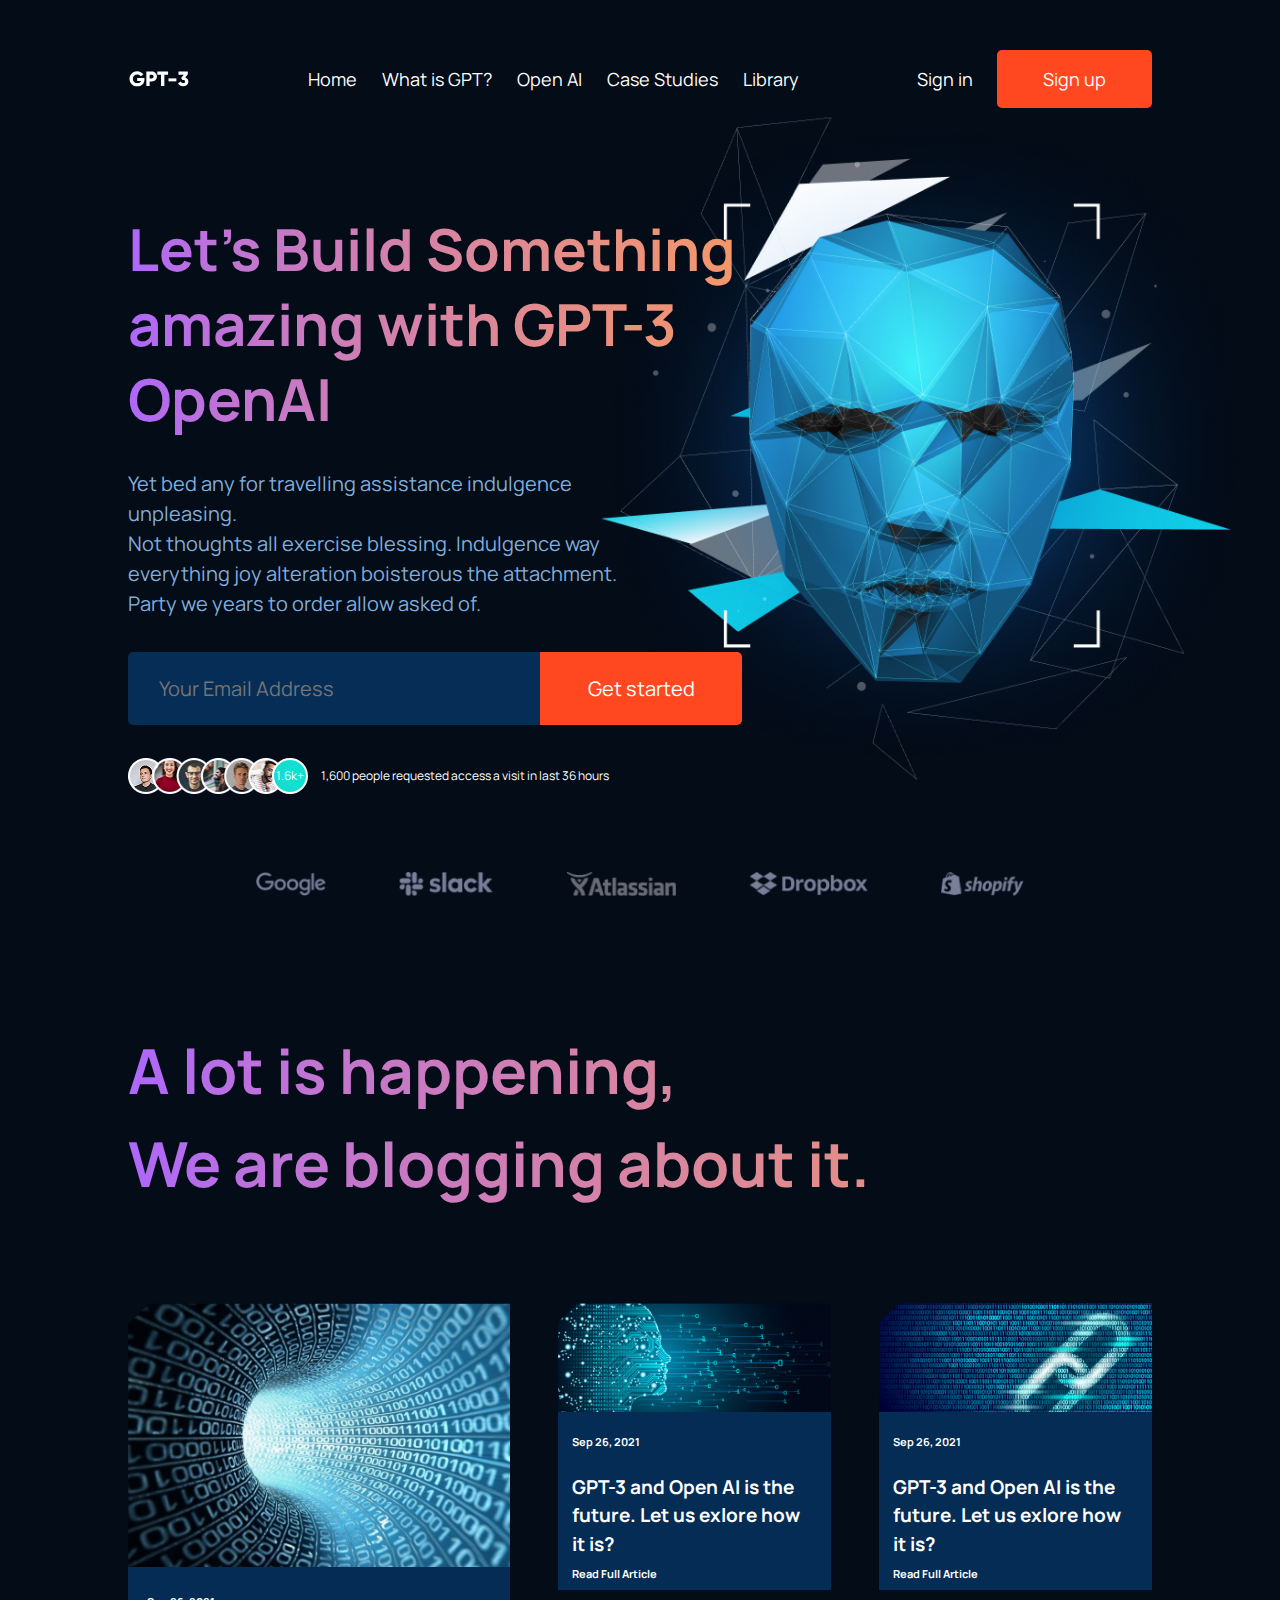
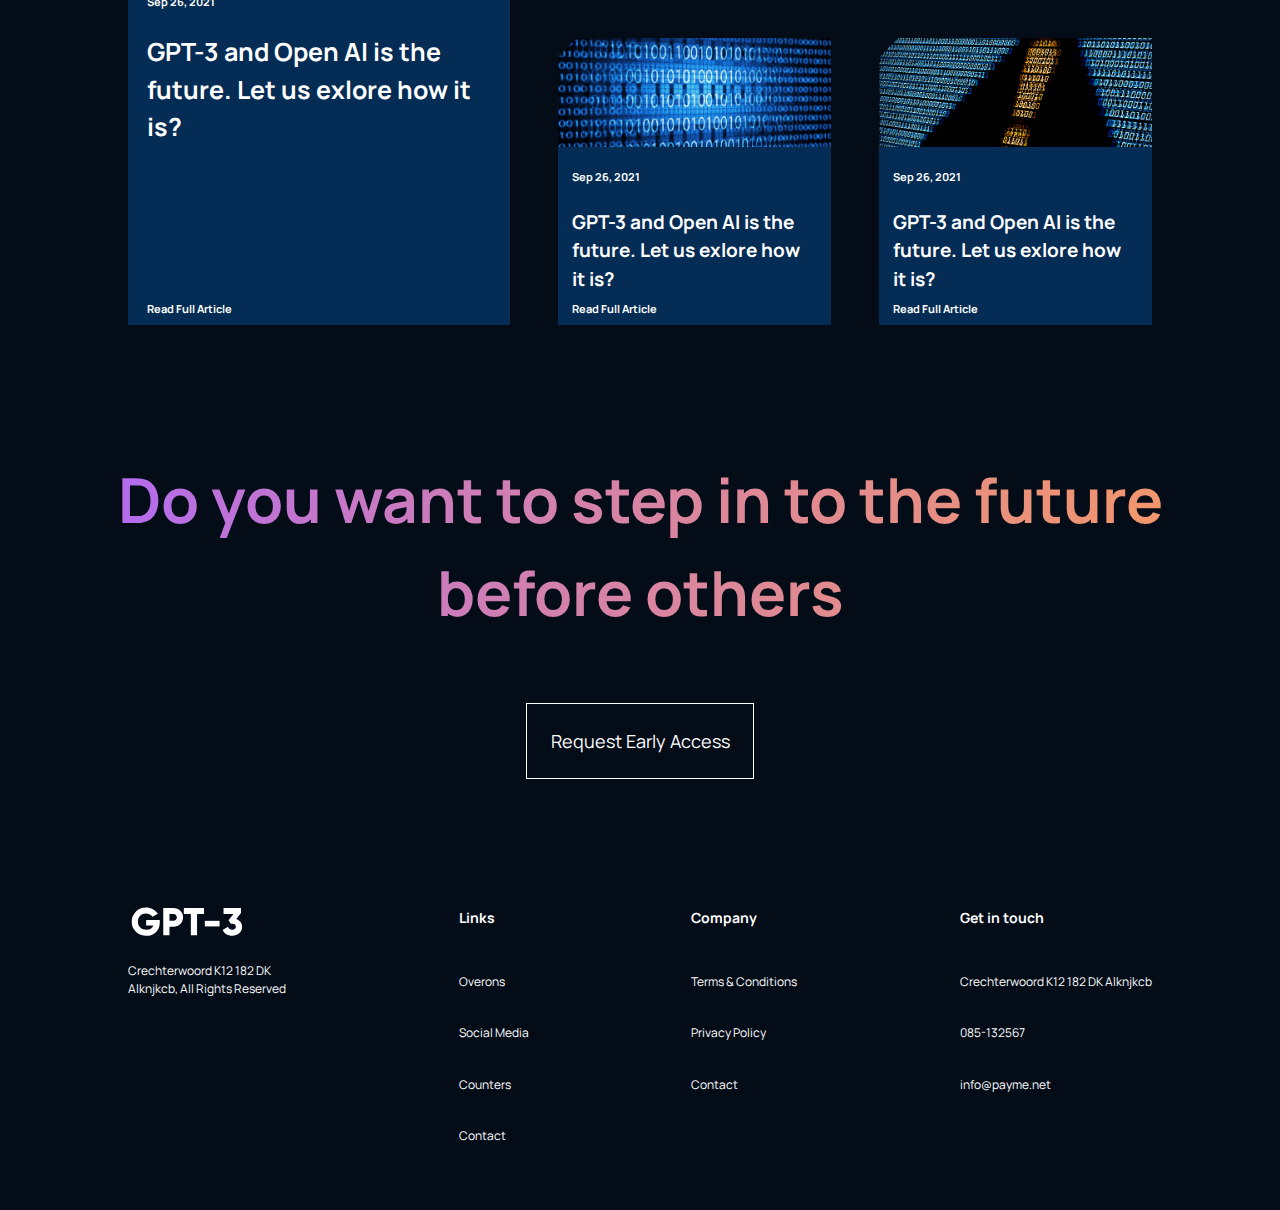
<file: index.html>
<!DOCTYPE html>
<html lang="en">
<head>
  <meta charset="UTF-8">
  <meta name="viewport" content="width=device-width, initial-scale=1.0">
  <title>GPT-3</title>
  <link rel="stylesheet" href="assets/styles/normilize.css">
  <link rel="stylesheet" href="assets/styles/styles.css">
</head>
<body>
  <header class="header">
    <a href="#" class="header-logo">
      <img src="assets/icon/GPT-3.svg" alt="GPT-3 LOGO" class="header-logo-image" width="62" height="16">
    </a>

    <nav class="header-menu">
      <ul class="header-menu-list">
        <li class="header-menu-list__item">
          <a href="#" class="header-menu-list__link">Home</a>
        </li>
        <li class="header-menu-list__item">
          <a href="" class="header-menu-list__link">What is GPT?</a>
        </li>
        <li class="header-menu-list__item">
          <a href="" class="header-menu-list__link">Open AI</a>
        </li>
        <li class="header-menu-list__item">
          <a href="" class="header-menu-list__link">Case Studies</a>
        </li>
        <li class="header-menu-list__item">
          <a href="" class="header-menu-list__link">Library</a>
        </li>
      </ul>
    </nav>

    <div class="header-authorization">
      <a class="header-authorization__sign-in">Sign in</a>
      <button class="header-authorization__sign-up button">Sign up</button>
    </div>

  </header>

  <main>
    <section class="main-information">
      <div class="main-information__content">

        <h1 class="gradient-text">
          Let’s Build Something amazing with GPT-3 OpenAI
        </h1>
        <p>Yet bed any for travelling assistance indulgence unpleasing.<br> 
          Not thoughts all exercise blessing. Indulgence way everything joy 
          alteration boisterous the attachment. Party we years to order allow asked of.
        </p>
        <form class="main-information__fill-field">
          <input type="email" placeholder="Your Email Address" required>
          <button type="submit" class="main-information__button button">Get started</button>
        </form>
      

        <div class="main-information__visiters">
          <div class="main-information__online">
            <img src="assets/img/1.png" alt="Sing-up user photo" width="36" height="36">
            <img src="assets/img/2.png" alt="Sing-up user photo" width="36" height="36">
            <img src="assets/img/3.png" alt="Sing-up user photo" width="36" height="36">
            <img src="assets/img/4.png" alt="Sing-up user photo" width="36" height="36">
            <img src="assets/img/5.png" alt="Sing-up user photo" width="36" height="36">
            <img src="assets/img/6.png" alt="Sing-up user photo" width="36" height="36">
            <div class="online-counter">1.6k+</div>
          </div>
          <div>1,600 people requested access a visit in last 36 hours</div>
        </div>
      
      </div>
      <div class="main-information-image-container">
        <img src="assets/img/HeaderIllustration.png" alt="Illustration" class="main-information-image" width="667" height="701">
      </div>  
    </section>

    <section class="companies-logo">
        <img src="assets/icon/google.png" alt="гугл лого" class="companies-logo-image" height="24">
        <img src="assets/icon/slack.png" alt="слак лого" class="companies-logo-image" height="24">
        <img src="assets/icon/atlassian.png" alt="фтлассиан лого" class="companies-logo-image" height="24">
        <img src="assets/icon/dropbox.png" alt="дропбокс лого" class="companies-logo-image" height="24">
        <img src="assets/icon/shopify.png" alt="шопифай лого" class="companies-logo-image" height="24">
    </section>

    <section class="main-blog">
      <h2 class="main-blog-title gradient-text ">
        A lot is happening,<br> We are blogging about it.
      </h2>
      <div class="main-blog-list">

        <div class="main-blog-list__item blog-list--1">
          <img src="assets/img/Rectangle 22-4.png" alt="post photo" width="417" height="287">
          <div class="blog-item-describe">
            <div class="blog-item-describe-title">
              <time datetime="2021-09-26">Sep 26, 2021</time> 
              <p>GPT-3 and Open  AI is the future. Let us exlore how it is?</p>
            </div>
            <a href="#">Read Full Article</a>
          </div>
        </div>

        <div class="main-blog-list__item blog-list--2">
          <img src="assets/img/Rectangle 22.png" alt="post photo" width="327" height="130">
          <div class="blog-item-describe">
            <div class="blog-item-describe-title">
              <time datetime="2021-09-26">Sep 26, 2021</time>
              <p>GPT-3 and Open  AI is the future. Let us exlore how it is?</p>
            </div>
            <a href="#">Read Full Article</a>
          </div>
        </div>

        <div class="main-blog-list__item blog-list--3">
          <img src="assets/img/Rectangle 22-1.png" alt="post photo" width="327" height="130">
          <div class="blog-item-describe">
            <div class="blog-item-describe-title">
              <time datetime="2021-09-26">Sep 26, 2021</time>
              <p>GPT-3 and Open  AI is the future. Let us exlore how it is?</p>
            </div>
            <a href="#">Read Full Article</a>
          </div>
        </div>

        <div class="main-blog-list__item blog-list--4">
          <img src="assets/img/Rectangle 22-2.png" alt="post photo" width="327" height="130">
          <div class="blog-item-describe">
            <div class="blog-item-describe-title">
              <time datetime="2021-09-26">Sep 26, 2021</time>
              <p>GPT-3 and Open  AI is the future. Let us exlore how it is?</p>
            </div>
            <a href="#">Read Full Article</a>
          </div>
        </div>

        <div class="main-blog-list__item blog-list--5">
          <img src="assets/img/Rectangle 22-3.png" alt="post photo" width="327" height="130">
          <div class="blog-item-describe">
            <div class="blog-item-describe-title">
              <time datetime="2021-09-26">Sep 26, 2021</time>
              <p>GPT-3 and Open  AI is the future. Let us exlore how it is?</p>
            </div>
            <a href="#">Read Full Article</a>
          </div>
        </div>
        
      </div>
    </section>
  </main>

  <footer>
    <div class="early-access">
      <h3 class="early-access-title gradient-text">Do you want to step in to the future before others</h3>
      <button class="early-access-button">Request Early Access</button>
    </div>
    <div class="footer-information">
      <div class="footer-logo">
        <img src="assets/icon/GPT-3.svg" alt="GPT3 logo" width="118" height="30" class="footer-logo-image">
        <p>Crechterwoord K12 182 DK Alknjkcb, All Rights Reserved</p>
      </div>
      <div class="footer-links-item">
        <p class="footer-links-item-title">Links</p>
        <ul class="footer-list">
          <li><a href="#" class="footer-list-link">Overons</a></li>
          <li><a href="#" class="footer-list-link">Social Media</a></li>
          <li><a href="#" class="footer-list-link">Counters</a></li>
          <li><a href="#" class="footer-list-link">Contact</a></li>
        </ul>
      </div>
      <div class="footer-links-item">
        <p class="footer-links-item-title">Company</p>
        <ul class="footer-list">
          <li><a href="#" class="footer-list-link">Terms & Conditions</a></li>
          <li><a href="#" class="footer-list-link">Privacy Policy</a></li>
          <li><a href="#" class="footer-list-link">Contact</a></li>
        </ul>
      </div>
      <div class="footer-links-item">
        <p class="footer-links-item-title">Get in touch</p>
        <ul class="footer-list">
          <li><a href="#" class="footer-list-link">Crechterwoord K12 182 DK Alknjkcb</a></li>
          <li><a href="#" class="footer-list-link">085-132567</a></li>
          <li><a href="#" class="footer-list-link">info@payme.net</a></li>
        </ul>
      </div>

    </div>
    <div>

    </div>
  </footer>
</body>
</html>
</file>
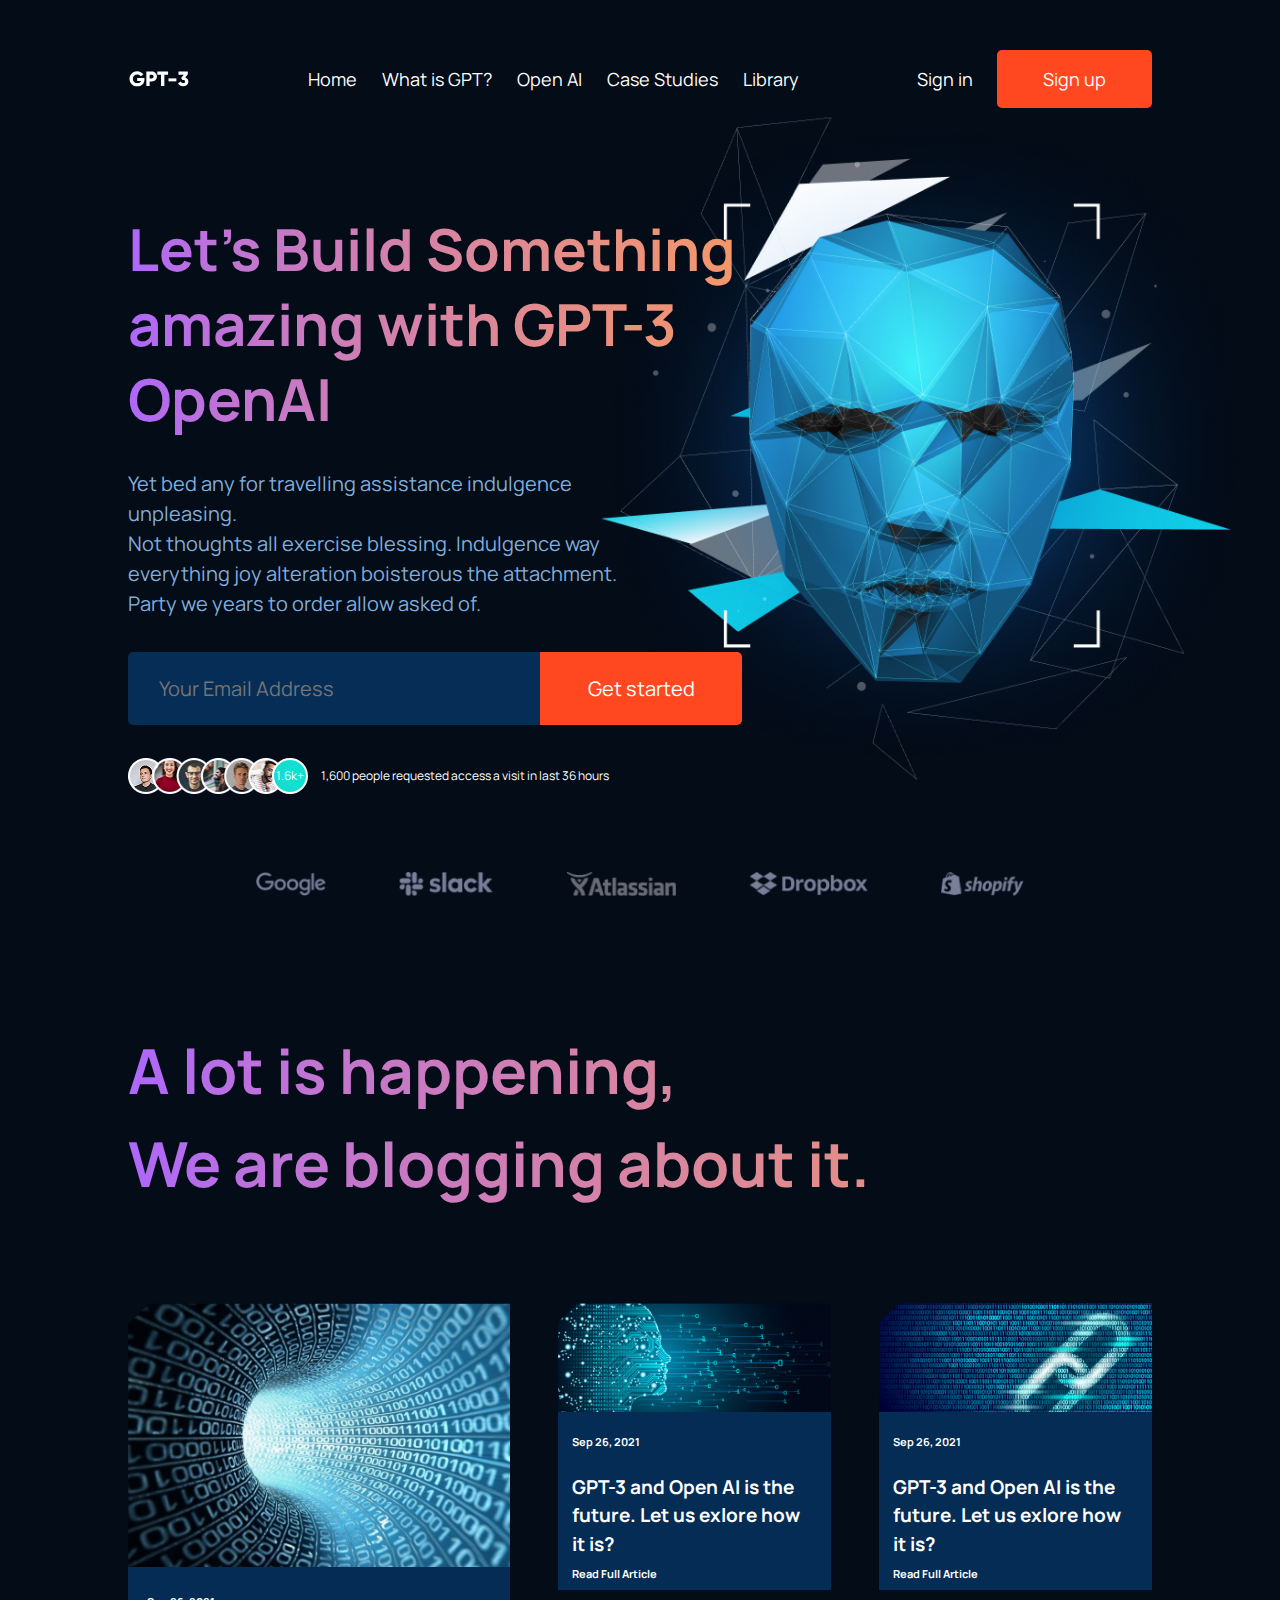
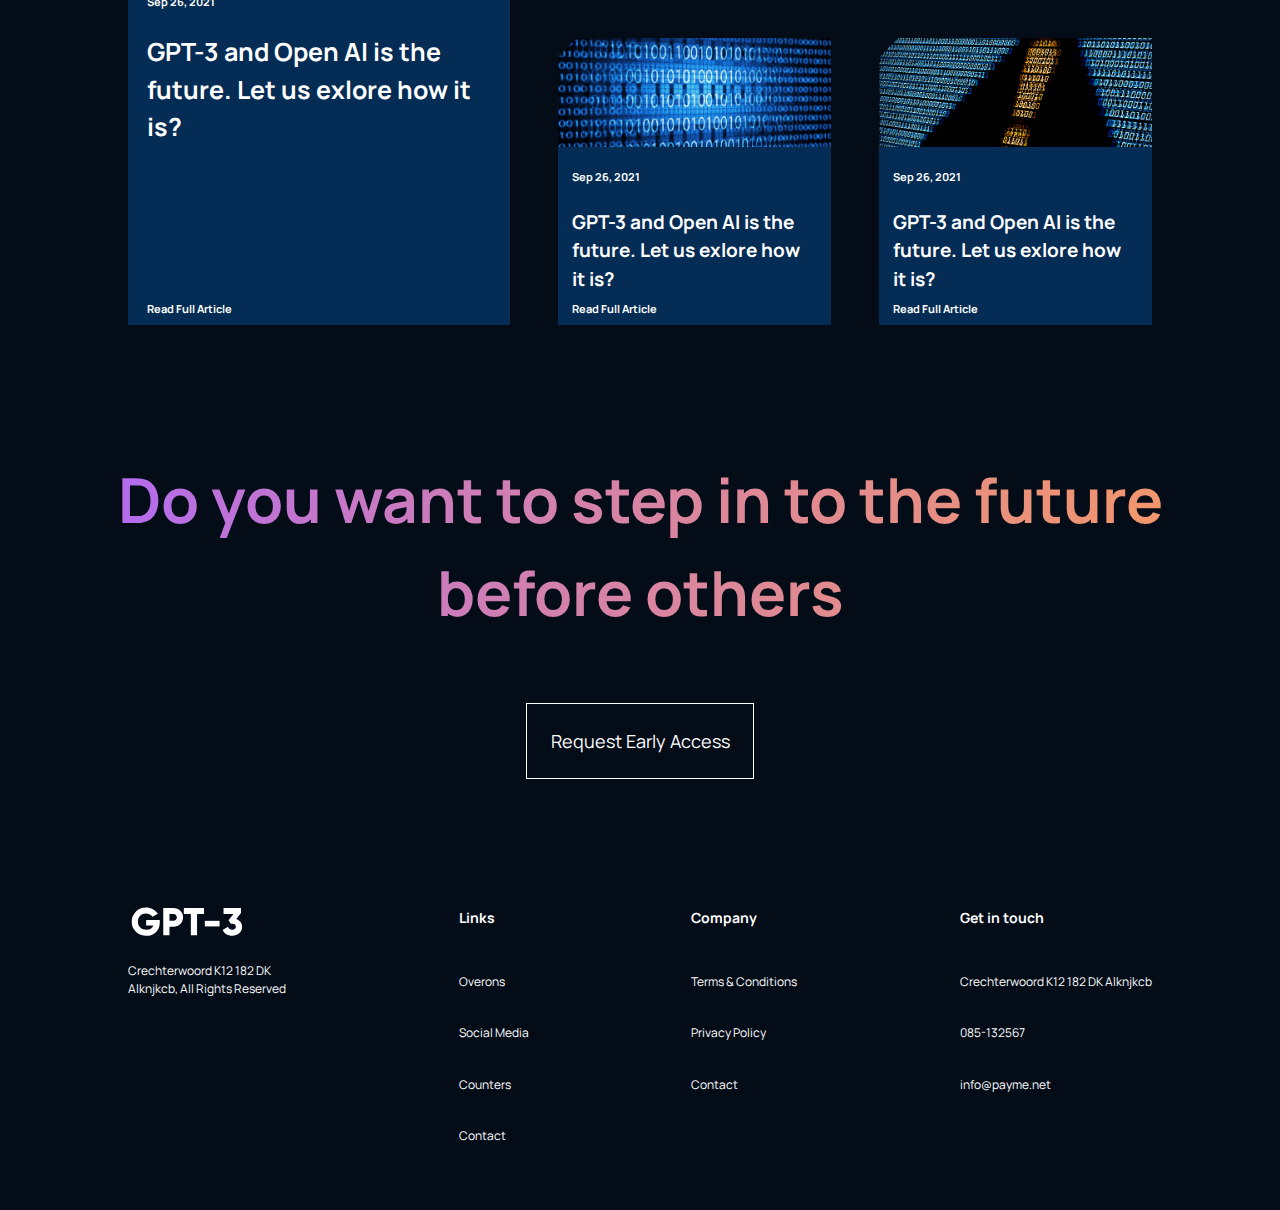
<file: src/index.html>
<!DOCTYPE html>
<html lang="en">
<head>
  <meta charset="UTF-8">
  <meta name="viewport" content="width=device-width, initial-scale=1.0">
  <title>GPT-3</title>
  <link rel="stylesheet" href="../assets/styles/normilize.css">
  <link rel="stylesheet" href="../assets/styles/styles.css">
</head>
<body>
  <header class="header">
    <a href="#" class="header-logo">
      <img src="../assets/icon/GPT-3.svg" alt="GPT-3 LOGO" class="header-logo-image" width="62" height="16">
    </a>

    <nav class="header-menu">
      <ul class="header-menu-list">
        <li class="header-menu-list__item">
          <a href="#" class="header-menu-list__link">Home</a>
        </li>
        <li class="header-menu-list__item">
          <a href="" class="header-menu-list__link">What is GPT?</a>
        </li>
        <li class="header-menu-list__item">
          <a href="" class="header-menu-list__link">Open AI</a>
        </li>
        <li class="header-menu-list__item">
          <a href="" class="header-menu-list__link">Case Studies</a>
        </li>
        <li class="header-menu-list__item">
          <a href="" class="header-menu-list__link">Library</a>
        </li>
      </ul>
    </nav>

    <div class="header-authorization">
      <a class="header-authorization__sign-in">Sign in</a>
      <button class="header-authorization__sign-up button">Sign up</button>
    </div>

  </header>

  <main>
    <section class="main-information">
      <div class="main-information__content">

        <h1 class="gradient-text">
          Let’s Build Something amazing with GPT-3 OpenAI
        </h1>
        <p>Yet bed any for travelling assistance indulgence unpleasing.<br> 
          Not thoughts all exercise blessing. Indulgence way everything joy 
          alteration boisterous the attachment. Party we years to order allow asked of.
        </p>
        <form class="main-information__fill-field">
          <input type="email" placeholder="Your Email Address" required>
          <button type="submit" class="main-information__button button">Get started</button>
        </form>
      

        <div class="main-information__visiters">
          <div class="main-information__online">
            <img src="../assets/img/1.png" alt="Sing-up user photo" width="36" height="36">
            <img src="../assets/img/2.png" alt="Sing-up user photo" width="36" height="36">
            <img src="../assets/img/3.png" alt="Sing-up user photo" width="36" height="36">
            <img src="../assets/img/4.png" alt="Sing-up user photo" width="36" height="36">
            <img src="../assets/img/5.png" alt="Sing-up user photo" width="36" height="36">
            <img src="../assets/img/6.png" alt="Sing-up user photo" width="36" height="36">
            <div class="online-counter">1.6k+</div>
          </div>
          <div>1,600 people requested access a visit in last 36 hours</div>
        </div>
      
      </div>
      <div class="main-information-image-container">
        <img src="../assets/img/HeaderIllustration.png" alt="Illustration" class="main-information-image" width="667" height="701">
      </div>  
    </section>

    <section class="companies-logo">
        <img src="../assets/icon/google.png" alt="гугл лого" class="companies-logo-image" height="24">
        <img src="../assets/icon/slack.png" alt="слак лого" class="companies-logo-image" height="24">
        <img src="../assets/icon/atlassian.png" alt="фтлассиан лого" class="companies-logo-image" height="24">
        <img src="../assets/icon/dropbox.png" alt="дропбокс лого" class="companies-logo-image" height="24">
        <img src="../assets/icon/shopify.png" alt="шопифай лого" class="companies-logo-image" height="24">
    </section>

    <section class="main-blog">
      <h2 class="main-blog-title gradient-text ">
        A lot is happening,<br> We are blogging about it.
      </h2>
      <div class="main-blog-list">

        <div class="main-blog-list__item blog-list--1">
          <img src="../assets/img/Rectangle 22-4.png" alt="post photo" width="417" height="287">
          <div class="blog-item-describe">
            <div class="blog-item-describe-title">
              <time datetime="2021-09-26">Sep 26, 2021</time> 
              <p>GPT-3 and Open  AI is the future. Let us exlore how it is?</p>
            </div>
            <a href="#">Read Full Article</a>
          </div>
        </div>

        <div class="main-blog-list__item blog-list--2">
          <img src="../assets/img/Rectangle 22.png" alt="post photo" width="327" height="130">
          <div class="blog-item-describe">
            <div class="blog-item-describe-title">
              <time datetime="2021-09-26">Sep 26, 2021</time>
              <p>GPT-3 and Open  AI is the future. Let us exlore how it is?</p>
            </div>
            <a href="#">Read Full Article</a>
          </div>
        </div>

        <div class="main-blog-list__item blog-list--3">
          <img src="../assets/img/Rectangle 22-1.png" alt="post photo" width="327" height="130">
          <div class="blog-item-describe">
            <div class="blog-item-describe-title">
              <time datetime="2021-09-26">Sep 26, 2021</time>
              <p>GPT-3 and Open  AI is the future. Let us exlore how it is?</p>
            </div>
            <a href="#">Read Full Article</a>
          </div>
        </div>

        <div class="main-blog-list__item blog-list--4">
          <img src="../assets/img/Rectangle 22-2.png" alt="post photo" width="327" height="130">
          <div class="blog-item-describe">
            <div class="blog-item-describe-title">
              <time datetime="2021-09-26">Sep 26, 2021</time>
              <p>GPT-3 and Open  AI is the future. Let us exlore how it is?</p>
            </div>
            <a href="#">Read Full Article</a>
          </div>
        </div>

        <div class="main-blog-list__item blog-list--5">
          <img src="../assets/img/Rectangle 22-3.png" alt="post photo" width="327" height="130">
          <div class="blog-item-describe">
            <div class="blog-item-describe-title">
              <time datetime="2021-09-26">Sep 26, 2021</time>
              <p>GPT-3 and Open  AI is the future. Let us exlore how it is?</p>
            </div>
            <a href="#">Read Full Article</a>
          </div>
        </div>
        
      </div>
    </section>
  </main>

  <footer>
    <div class="early-access">
      <h3 class="early-access-title gradient-text">Do you want to step in to the future before others</h3>
      <button class="early-access-button">Request Early Access</button>
    </div>
    <div class="footer-information">
      <div class="footer-logo">
        <img src="../assets/icon/GPT-3.svg" alt="GPT3 logo" width="118" height="30" class="footer-logo-image">
        <p>Crechterwoord K12 182 DK Alknjkcb, All Rights Reserved</p>
      </div>
      <div class="footer-links-item">
        <p class="footer-links-item-title">Links</p>
        <ul class="footer-list">
          <li><a href="#" class="footer-list-link">Overons</a></li>
          <li><a href="#" class="footer-list-link">Social Media</a></li>
          <li><a href="#" class="footer-list-link">Counters</a></li>
          <li><a href="#" class="footer-list-link">Contact</a></li>
        </ul>
      </div>
      <div class="footer-links-item">
        <p class="footer-links-item-title">Company</p>
        <ul class="footer-list">
          <li><a href="#" class="footer-list-link">Terms & Conditions</a></li>
          <li><a href="#" class="footer-list-link">Privacy Policy</a></li>
          <li><a href="#" class="footer-list-link">Contact</a></li>
        </ul>
      </div>
      <div class="footer-links-item">
        <p class="footer-links-item-title">Get in touch</p>
        <ul class="footer-list">
          <li><a href="#" class="footer-list-link">Crechterwoord K12 182 DK Alknjkcb</a></li>
          <li><a href="#" class="footer-list-link">085-132567</a></li>
          <li><a href="#" class="footer-list-link">info@payme.net</a></li>
        </ul>
      </div>

    </div>
    <div>

    </div>
  </footer>
</body>
</html>
</file>
<file: assets/styles/normilize.css>
/**
  Нормализация блочной модели
 */
 *,
 *::before,
 *::after {
   box-sizing: border-box;
 }
 
 /**
   Убираем внутренние отступы слева тегам списков,
   у которых есть атрибут class
  */
 :where(ul, ol):where([class]) {
   padding-left: 0;
 }
 
 /**
   Убираем внешние отступы body и двум другим тегам,
   у которых есть атрибут class
  */
 body,
 :where(blockquote, figure):where([class]) {
   margin: 0;
 }
 
 /**
   Убираем внешние отступы вертикали нужным тегам,
   у которых есть атрибут class
  */
 :where(
   h1,
   h2,
   h3,
   h4,
   h5,
   h6,
   p,
   ul,
   ol,
   dl
 ):where([class]) {
   margin-block: 0;
 }
 
 :where(dd[class]) {
   margin-left: 0;
 }
 
 /**
   Убираем стандартный маркер маркированному списку,
   у которого есть атрибут class
  */
 :where(ul[class]) {
   list-style: none;
 }
 
 /**
   Упрощаем работу с изображениями
  */
 img {
   display: block;
   max-width: 100%;
 }
 
 /**
   Наследуем свойства шрифт для полей ввода
  */
 input,
 textarea,
 select,
 button {
   font: inherit;
 }
 
 html {
   /**
     Пригодится в большинстве ситуаций
     (когда, например, нужно будет "прижать" футер к низу сайта)
    */
   height: 100%;
   /**
     Плавный скролл
    */
   scroll-behavior: smooth;
 }
 
 body {
   /**
     Пригодится в большинстве ситуаций
     (когда, например, нужно будет "прижать" футер к низу сайта)
    */
   min-height: 100%;
   /**
     Унифицированный интерлиньяж
    */
   line-height: 1.5;
 }
 
 /**
   Удаляем все анимации и переходы для людей,
   которые предпочитают их не использовать
  */
 @media (prefers-reduced-motion: reduce) {
   * {
     animation-duration: 0.01ms !important;
     animation-iteration-count: 1 !important;
     transition-duration: 0.01ms !important;
     scroll-behavior: auto !important;
   }
 }
</file>
<file: assets/styles/styles.css>
@import url('https://fonts.googleapis.com/css2?family=Manrope:wght@200..800&display=swap');

:root {
  --padding-content: 10%;
}

p { 
  padding: 0;
  margin: 0;
}

body {
  font-family: "Manrope", sans-serif;
  background-color: #040C18;
  color: white;
}

a, button {
  cursor: pointer;
}



.button {
  display: flex;
  align-items: center;
  color: white;
  border: none;
  background-color: #FF4820;
}

.gradient-text {
  background: linear-gradient(to right, #AE67FA, 40%, #F49867);
  background-clip: text;
  color: transparent;
}

.header {
  display: flex;
  align-items: center;
  justify-content: space-between;
  padding-inline: var(--padding-content);
  font-size: 18px;
  margin-top: 50px;
  white-space: nowrap;
  
}

.header-logo {
  flex-shrink: 0;
}



.header-menu-list {
  display: flex;
  column-gap: 25px;
}


.header-menu-list__link {
  display: inline-flex;
  align-items: center;
  text-decoration: none;
  color: white;
}

.header-authorization {
  display: flex;
  flex: 1;
  max-width: 235px;
  column-gap: 1.5rem;
  align-items: center;
}

.header-authorization__sign-up {
  display: flex;
  flex: 3;
  align-items: center;
  justify-content: center;
  border-radius: 5px;
  height: 58px;
}

.main-information {
  position: relative;
  display: flex;
  margin-inline: var(--padding-content) 26px;
  max-width: 1279px;
  margin-bottom: 78px;
}



.main-information__content {
  position: relative;
  padding-top: 103px; 
  display: flex;
  flex-direction: column;
  row-gap: clamp(22px, 5vh, 33px);


}

.main-information__content h1 {
  font-size: 58px;
  max-width: 614px;
  margin: 0;
  line-height: 75px;
  font-weight: 700;
  
}

.main-information__content p {
  font-size: 20px;
  max-width: 40vw;
  color: #81AFDD;
  margin: 0;
}

.main-information__fill-field {
  display: flex;
  height: clamp(40px, 10vw, 73px);
  max-width: 630px;
  font-size: 20px;
}

.main-information__fill-field input {
  flex: 2;
  border: none;
  border-radius: 5px 0 0 5px;
  background-color: #052D56;
  padding-left: 5%;
  color: #3D6184;
  outline:none;
}

.main-information__button {
  display: flex;
  justify-content: center;
  flex: 1;
  line-height: 27px;
  border-radius: 0 5px 5px 0;
  white-space: nowrap
}


.main-information-image {
  display: flex;
  position: absolute;
  top: 0;
  right: 0;
  width: clamp(222px, 55vw, 666px);
  height: auto;
  z-index: -1;
}


.main-information__visiters {
  display: flex;
  flex-direction: row;
  align-items: center;
  flex-wrap: wrap;
  gap: 25px;
  font-size: 12px;
}

.main-information__online {
  display: flex;
  align-items: center;
  position: relative;
} 

.online-counter {
  font-size: 12px;
  display: flex;
  width: 36px;
  height: 36px;
  background: #13DED2;
  border-radius: 50%;
  border: 2px solid white;
  align-items: center;
  justify-content: center;
  padding: auto;

}


.main-information__online * {
  margin-right: -12px;
}

.companies-logo {
  display: flex;
  align-items: center;
  justify-content: space-between;
  padding-inline: 20%;
  row-gap: 20px;
  flex-wrap: wrap;
  padding-bottom: 10%;
}

.main-blog {
  display: flex;
  flex-direction: column;
  font-size: 62px;
  row-gap: 1.5em;
  max-width: 1171px;
  margin: 0 10%;
  padding-bottom: 10%;
}

.main-blog-title {
  font-size: 100%;
  font-weight: 700;
}

.main-blog-list {
  display: grid;
  grid-template-columns: 1.4fr repeat(2, 1fr); 
  grid-template-rows: repeat(2, auto);
  row-gap: 3rem;
  column-gap: 3rem;
}

.main-blog-list__item {
  display: flex;
  flex-direction: column;
}

.main-blog-list__item img {
  display: block; 
  width: 100%; 
  height: auto;
}

.blog-item-describe {
  display: flex;
  flex-direction: column;
  justify-content: space-between;
  background-color: #042C54;
  padding-inline: 5% 10%;
  padding-top: 5%;
  font-size: 19px;
  font-weight: bold;
  flex-grow: 1;
}

.blog-item-describe-title {
  display: flex;
  flex-direction: column;
  gap: 0.8em;
}

.blog-item-describe a {
  color: white;
  text-decoration: none;
}

.blog-item-describe-title time, .blog-item-describe a {
  font-size: 11px;
  line-height: 2rem;
}

.blog-list--1 {
  grid-row: span 2; 
  grid-column: 1; 
}


.blog-list--2 {
  grid-column: 2; 
  grid-row: 1; 
}

.blog-list--3 {
  grid-column: 3; 
  grid-row: 1; 
}

.blog-list--4 {
  grid-column: 2; 
  grid-row: 2; 
}

.blog-list--5 {
  grid-column: 3; 
  grid-row: 2; 
}

.blog-list--1 p {
  font-size: 25px;
}

.early-access {
  max-width: 100%;
  display: flex;
  flex-direction: column;
  align-items: center;
  text-align: center;
  gap: clamp(32px, 5vw, 64px);
  padding-inline: 5%;
  margin-bottom: 10%;
}

.early-access-title {
  font-size: 62px;
}

.early-access-button {
  background-color: transparent;
  border: 1px solid white;
  color: white;
  font-size: 18px;
  padding: 1.3em;
}

.footer-information {
  display: flex;
  flex-direction: row;
  justify-content: space-between;
  text-decoration: none;
  padding: 0 10vw;
  padding-bottom: 5%;
}

.footer-logo {
  display: flex;
  flex-direction: column;
  max-width: 168px;
  font-size: 12px;
  gap: 25px;
}

.footer-links-item {
  display: flex;
  flex-direction: column;
  gap: 2.5em;

}

.footer-list {
  display: flex;
  flex-direction: column;
  gap: 1.7em;
}

.footer-list-link {
  text-decoration: none;
  color: white;
  font-size: 12px;
}

.footer-links-item-title {
  font-size: 14px;
  font-weight: 700;
}

.footer-logo-image {
  flex-shrink: 0;
}

@media (max-width: 1200px) {

  .main-information {
    margin-right: 0;
  }

  .main-information__content h1 {
    font-size: 52px;
  }
  
  .main-information__content p {
    font-size: 18px;
  }

  .companies-logo {
    padding-inline: 15%;
  }
}

@media (max-width: 1024px) {

  :root {
    --padding-content: 5%;
  }
  

  .header {
    flex-wrap: wrap;
    row-gap: 10px;
    font-size: 14px;
  }

  .header-menu {
    order: 1;
    flex-basis: 100%;
  }

  .header-menu-list {
    display: flex;
    column-gap: 15px;
    justify-content: space-between;
  }

  .header-authorization__sign-up {
    height: 40px;
  }

  .main-information {
    margin-inline: 5%;
    margin-bottom: 30px
  }

  .main-information__content {
    position: static;
    padding-top: 50px;
  }

  .main-information__content h1 {

    text-align: center;
    font-size: 45px;
    max-width: 100%;
  }
  
  .main-information__content p {
    text-align: center;
    font-size: 16px;
    max-width: 100%;
  }

  .main-information-image {
    display: none;
  }

  .companies-logo {
    padding-inline: 10%;
  }

  .main-blog {
    font-size: 48px;
  }

  .main-blog-list {
    grid-template-columns: repeat(2, 1fr);
    grid-template-rows: repeat(3, auto);
    font-size: 16px;
    column-gap: 1rem;
  }

  .blog-list--1 p {
    font-size: 22px;
  }

  .blog-list--1 {
    grid-column: span 2; 
    grid-row: 1; 
  }

  .blog-list--2 {
    grid-column: 1; 
    grid-row: 2; 
  }

  .blog-list--3 {
      grid-column: 2;
      grid-row: 2;
  }

  .blog-list--4 {
      grid-column: 1; 
      grid-row: 3;
  }

  .blog-list--5 {
      grid-column: 2; 
      grid-row: 3; 
  }

  .blog-list--1 img {
    height: 200px; 
    object-fit: cover;
  }

  .early-access-title {
    font-size: 48px;
  }
}


@media (max-width: 767px) {
  .header-menu-list {
    flex-wrap: wrap;
    row-gap: 10px;
  }

  .main-information__content h1 {
    font-size: 40px;
    width: 100%;
    line-height: 50px;
  }

  .main-information__fill-field {
    font-size: 16px;
  }
  
  .companies-logo {
    padding-inline: 5%;
  }

  .main-blog {
    font-size: 36px;
  }

  .blog-item-describe-title {
    font-size: 14px;
  }

  
  .early-access-title {
    font-size: 36px;
  }

  .footer-information {
    display: grid;
    grid-template-columns: 3;
    grid-template-rows: 2;
    gap: 2em;
  }

  .footer-logo {
    max-width: 100%;
    align-items: center;
    text-align: center;
    grid-column: span 3; 
    grid-row: 1; 
  }

  .footer-list-link { 
    font-size: 10px;
  }

  .footer-links-item-title {
    font-size: 12px;
  }

  .footer-list {
    gap: 1em;
  }
}

@media (max-width: 540px) {
  .main-information__fill-field {
    font-size: 16px;
  }

  .main-information__content h1 {
    font-size: 32px;

  }

  .main-information__visiters {
    justify-content: center;
  }

  .main-information__online * {
    margin-right: 0;
  }

  .main-blog {
    font-size: 24px;
  }

  .early-access-title {
    font-size: 32px;
  }
}
</file>
